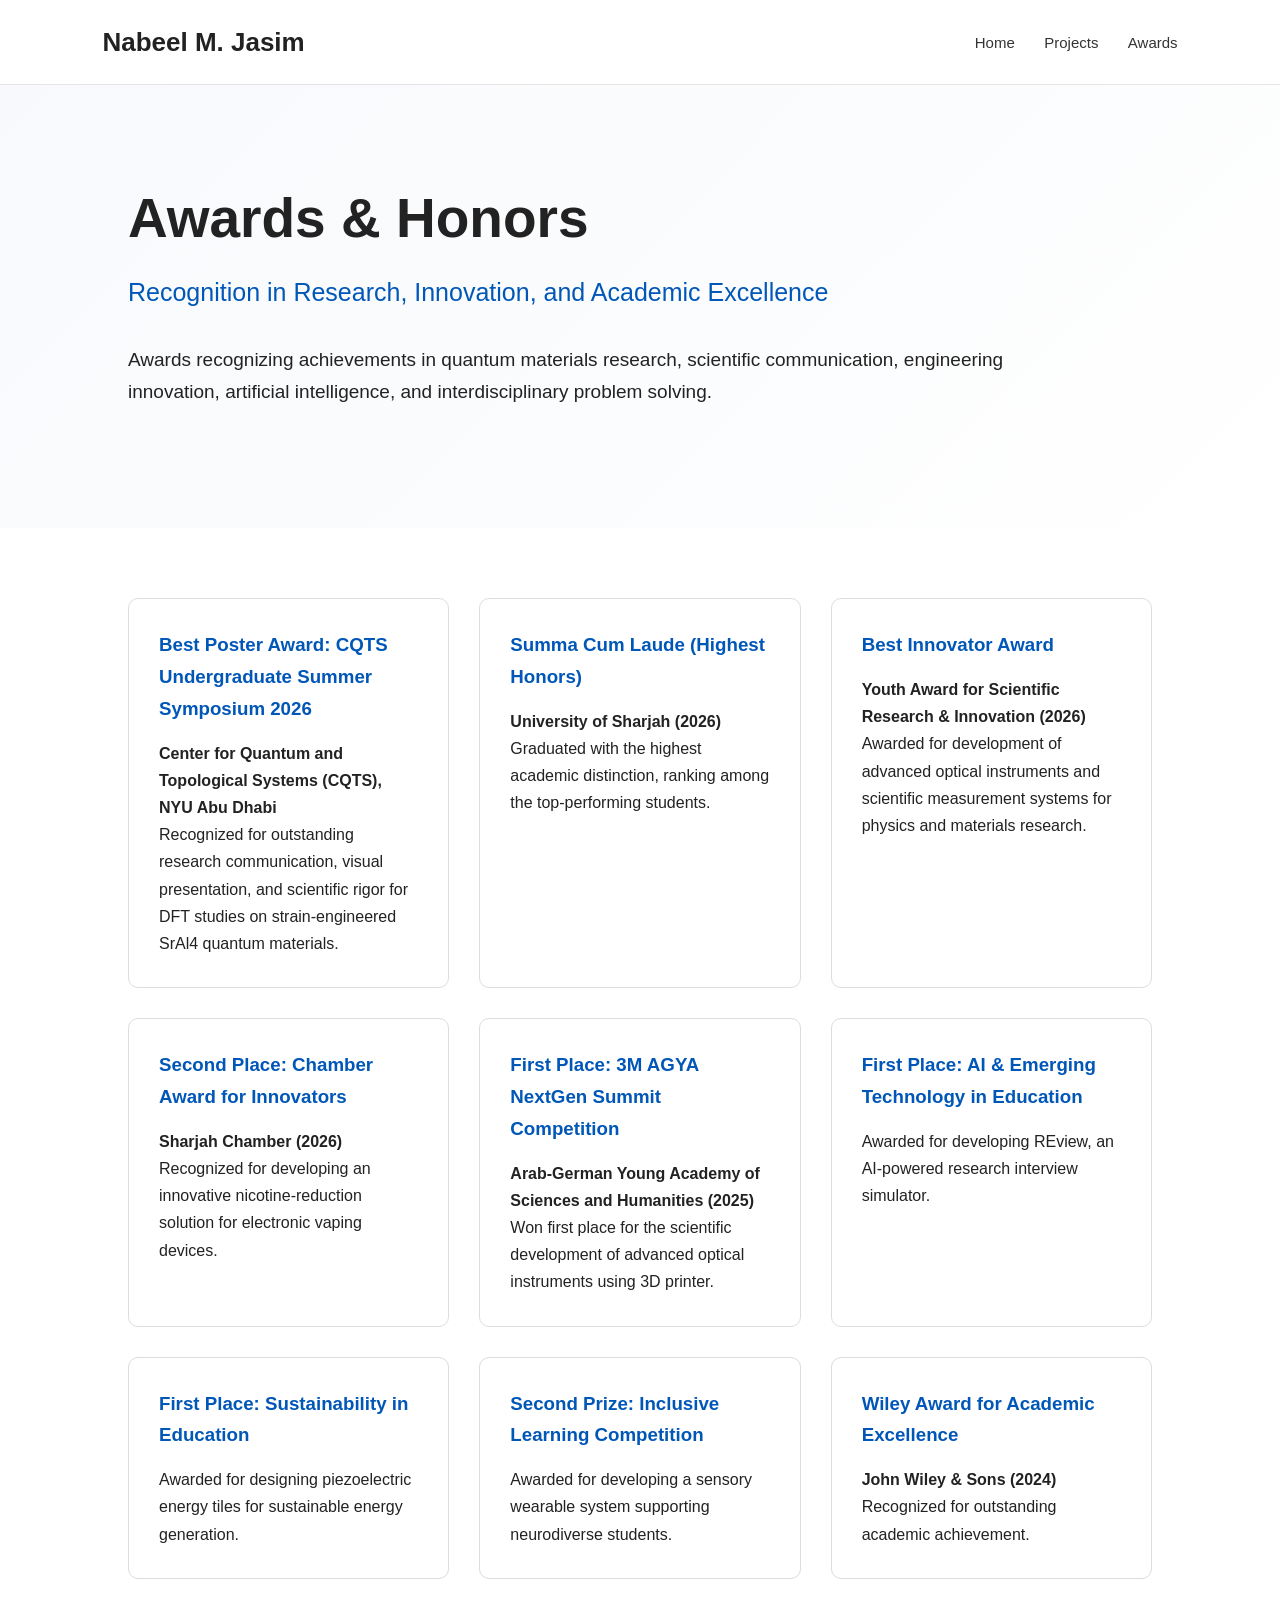
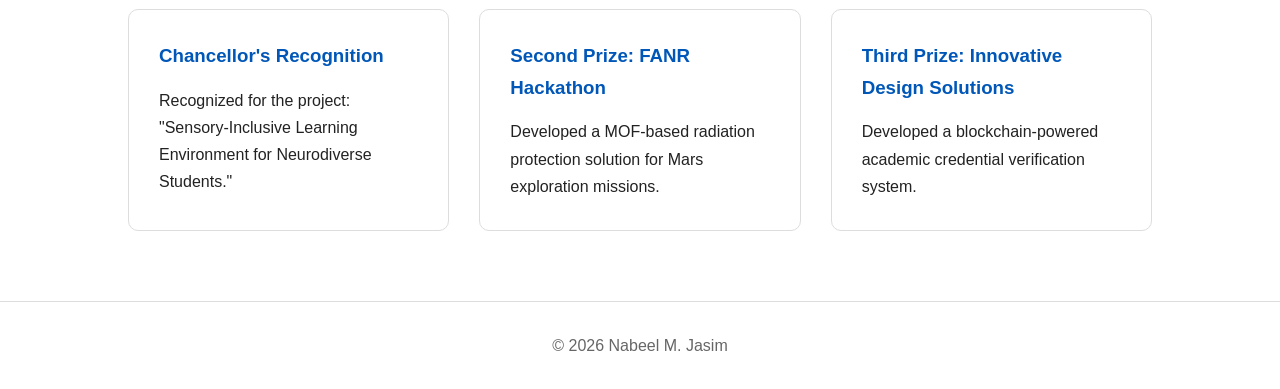
<file: awards.html>
<!DOCTYPE html>
<html lang="en">

<head>

<meta charset="UTF-8">
<meta name="viewport" content="width=device-width, initial-scale=1.0">

<title>Awards | Nabeel M. Jasim</title>

<link rel="stylesheet" href="assets/css/style.css">

</head>


<body>


<header>

<nav>

<h2>Nabeel M. Jasim</h2>

<div class="links">

<a href="index.html">Home</a>
<a href="projects.html">Projects</a>
<a href="awards.html">Awards</a>

</div>

</nav>

</header>





<section class="hero">

<div class="hero-text">

<h1>Awards & Honors</h1>

<h3>
Recognition in Research, Innovation, and Academic Excellence
</h3>

<p>
Awards recognizing achievements in quantum materials research,
scientific communication, engineering innovation, artificial
intelligence, and interdisciplinary problem solving.
</p>

</div>

</section>








<section>


<div class="cards">



<div class="card">

<h3>
Best Poster Award: CQTS Undergraduate Summer Symposium 2026
</h3>

<p>
<strong>Center for Quantum and Topological Systems (CQTS),
NYU Abu Dhabi</strong>
</p>

<p>
Recognized for outstanding research communication,
visual presentation, and scientific rigor for DFT studies
on strain-engineered SrAl4 quantum materials.
</p>

</div>






<div class="card">

<h3>
Summa Cum Laude (Highest Honors)
</h3>

<p>
<strong>University of Sharjah (2026)</strong>
</p>

<p>
Graduated with the highest academic distinction,
ranking among the top-performing students.
</p>

</div>







<div class="card">

<h3>
Best Innovator Award
</h3>

<p>
<strong>
Youth Award for Scientific Research & Innovation (2026)
</strong>
</p>

<p>
Awarded for development of advanced optical instruments
and scientific measurement systems for physics and
materials research.
</p>

</div>







<div class="card">

<h3>
Second Place: Chamber Award for Innovators
</h3>

<p>
<strong>
Sharjah Chamber (2026)
</strong>
</p>

<p>
Recognized for developing an innovative nicotine-reduction
solution for electronic vaping devices.
</p>

</div>





<div class="card">

<h3>
First Place: 3M AGYA NextGen Summit Competition
</h3>

<p>
<strong>
Arab-German Young Academy of Sciences and Humanities (2025)
</strong>
</p>

<p>
Won first place for the scientific development of advanced optical instruments using 3D printer.
</p>

</div>







<div class="card">

<h3>
First Place: AI & Emerging Technology in Education
</h3>

<p>
Awarded for developing REview,
an AI-powered research interview simulator.
</p>

</div>







<div class="card">

<h3>
First Place: Sustainability in Education
</h3>

<p>
Awarded for designing piezoelectric energy tiles
for sustainable energy generation.
</p>

</div>







<div class="card">

<h3>
Second Prize: Inclusive Learning Competition
</h3>

<p>
Awarded for developing a sensory wearable system
supporting neurodiverse students.
</p>

</div>







<div class="card">

<h3>
Wiley Award for Academic Excellence
</h3>

<p>
<strong>
John Wiley & Sons (2024)
</strong>
</p>

<p>
Recognized for outstanding academic achievement.
</p>

</div>







<div class="card">

<h3>
Chancellor's Recognition
</h3>

<p>
Recognized for the project:
"Sensory-Inclusive Learning Environment for Neurodiverse Students."
</p>

</div>







<div class="card">

<h3>
Second Prize: FANR Hackathon
</h3>

<p>
Developed a MOF-based radiation protection solution
for Mars exploration missions.
</p>

</div>







<div class="card">

<h3>
Third Prize: Innovative Design Solutions
</h3>

<p>
Developed a blockchain-powered academic credential
verification system.
</p>

</div>







</div>


</section>





<footer>

<p>
© 2026 Nabeel M. Jasim
</p>

</footer>


</body>

</html>
</file>
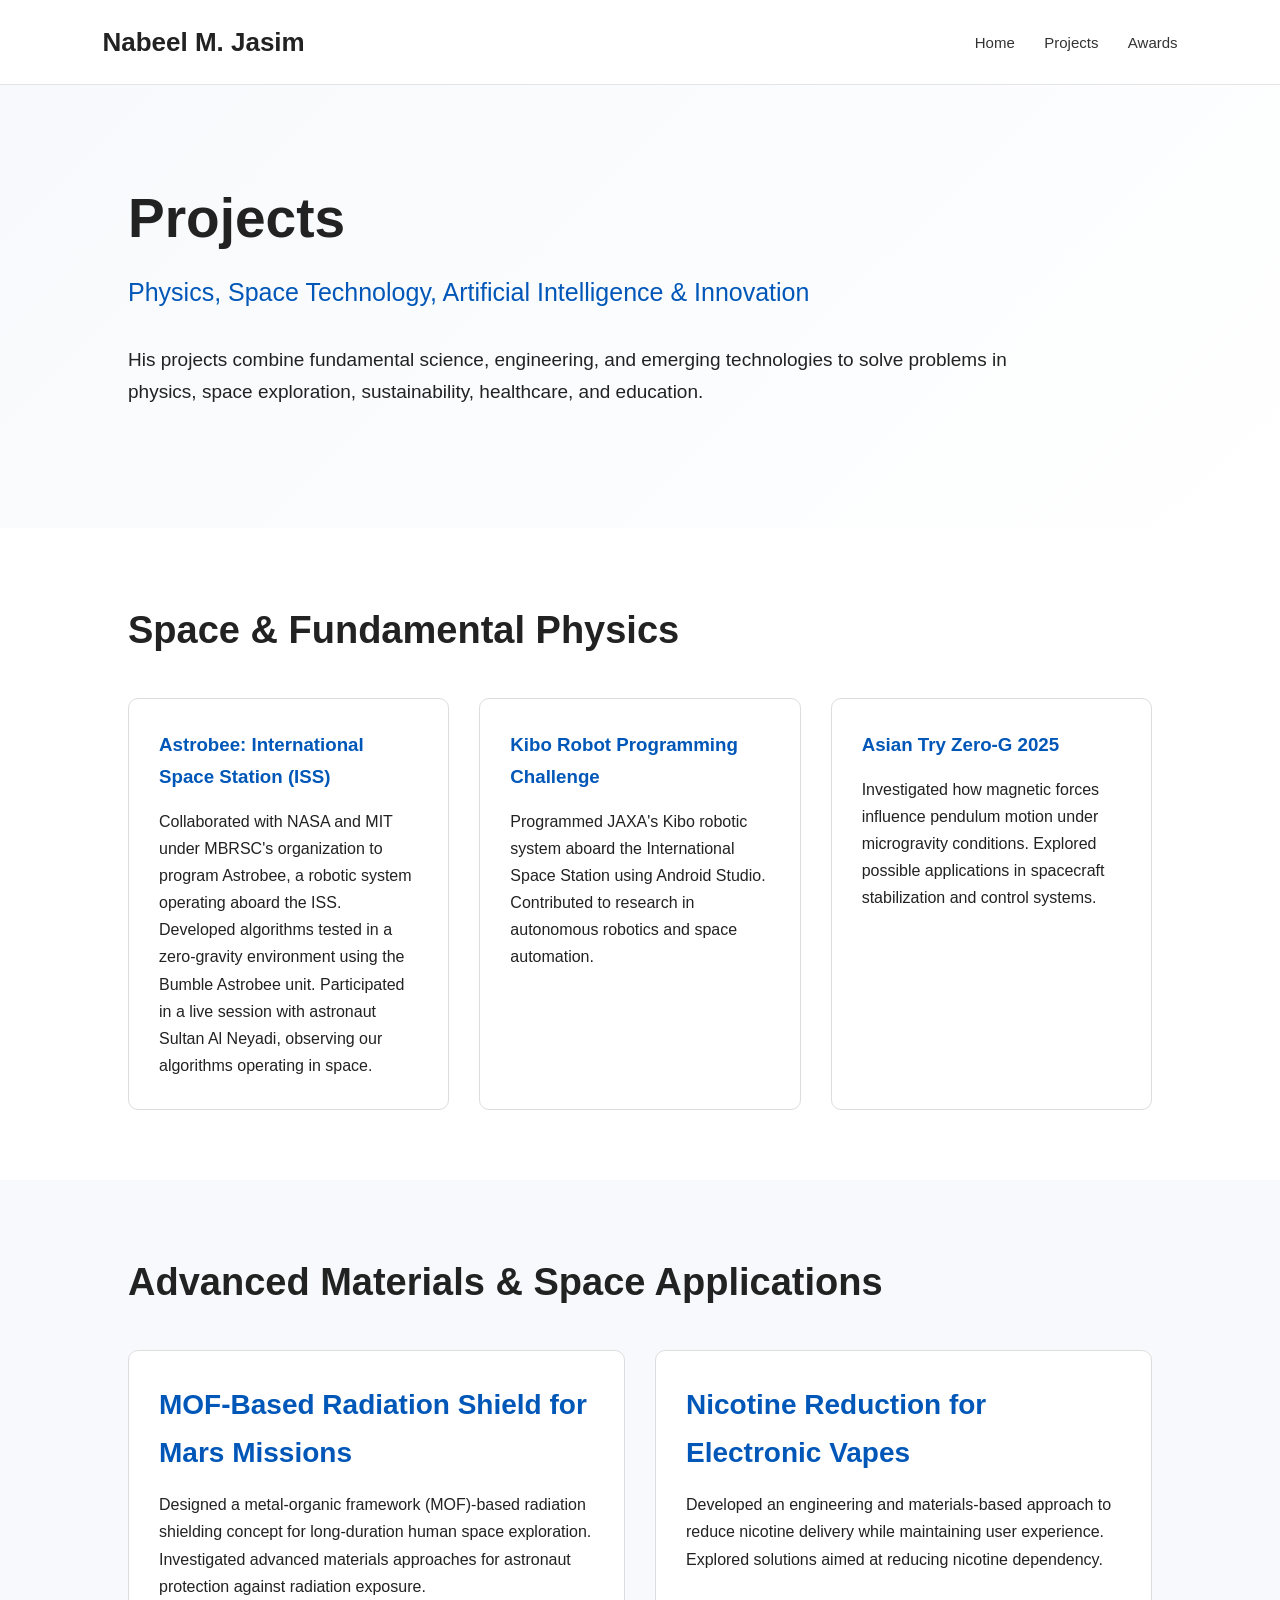
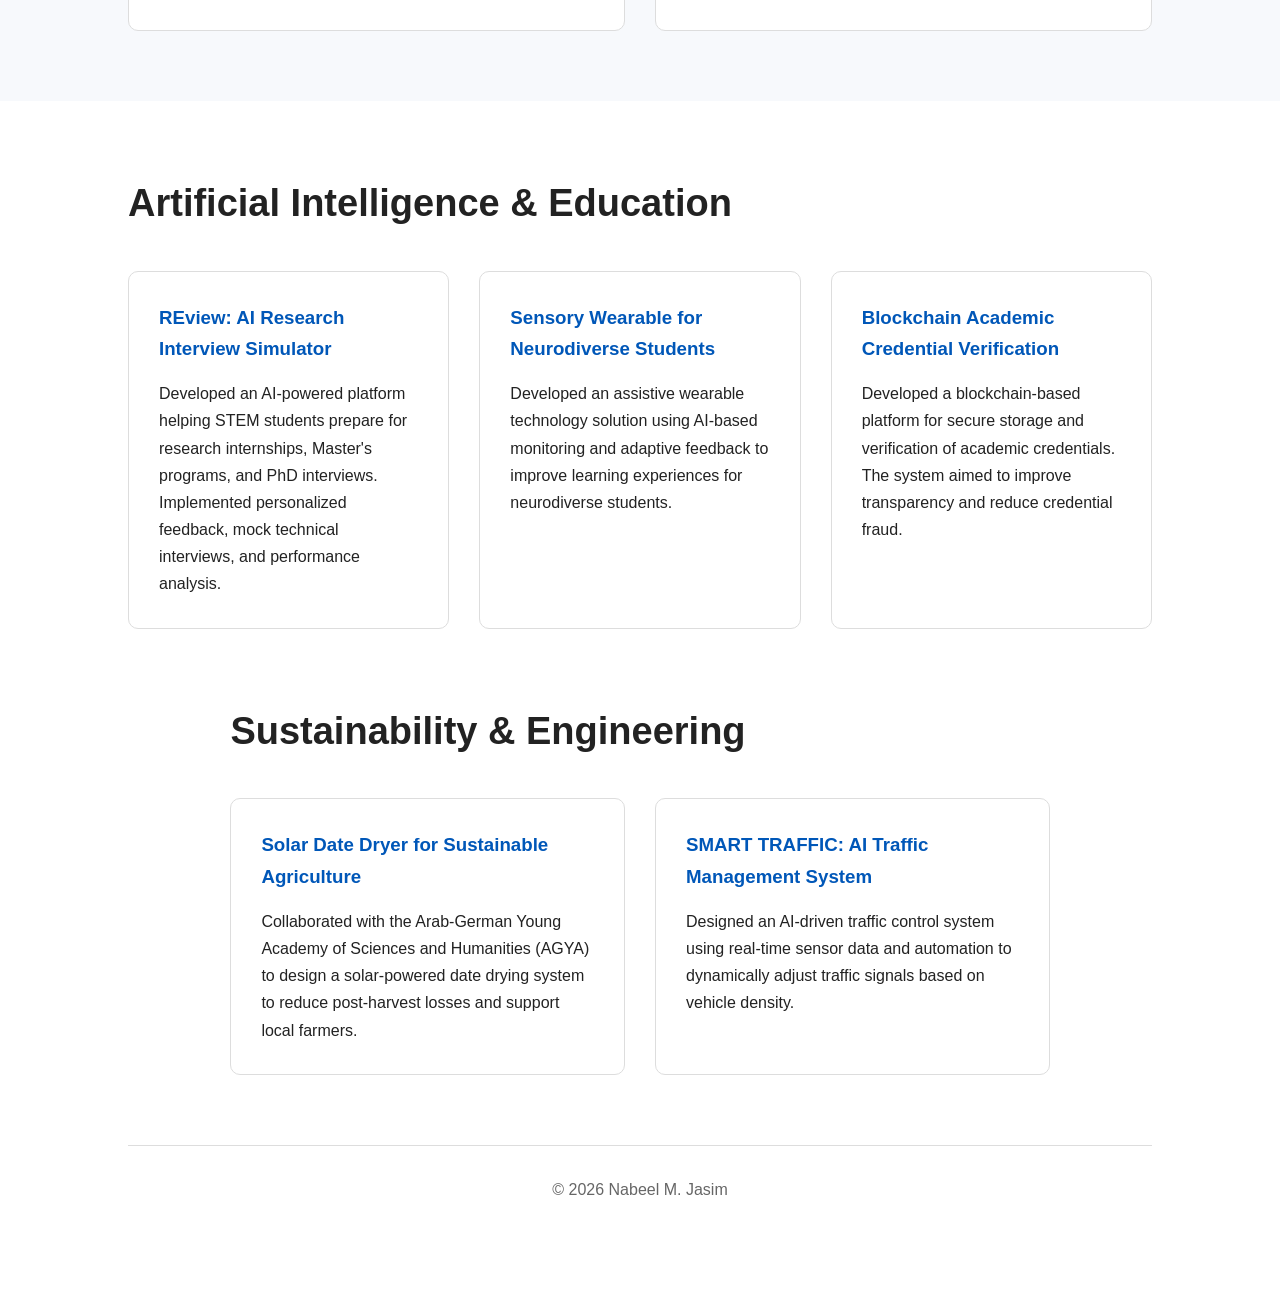
<file: projects.html>
<!DOCTYPE html>
<html lang="en">

<head>

<meta charset="UTF-8">
<meta name="viewport" content="width=device-width, initial-scale=1.0">

<title>Projects | Nabeel M. Jasim</title>

<link rel="stylesheet" href="assets/css/style.css">

</head>


<body>


<header>

<nav>

<h2>Nabeel M. Jasim</h2>

<div class="links">

<a href="index.html">Home</a>
<a href="projects.html">Projects</a>
<a href="awards.html">Awards</a>

</div>

</nav>

</header>





<section class="hero">

<div class="hero-text">

<h1>Projects</h1>

<h3>
Physics, Space Technology, Artificial Intelligence & Innovation
</h3>


<p>

His projects combine fundamental science, engineering,
and emerging technologies to solve problems in physics,
space exploration, sustainability, healthcare, and education.

</p>


</div>

</section>







<section>


<h2>Space & Fundamental Physics</h2>


<div class="cards">



<div class="card">

<h3>
Astrobee: International Space Station (ISS)
</h3>


<p>

Collaborated with NASA and MIT under MBRSC's organization
to program Astrobee, a robotic system operating aboard the ISS.

Developed algorithms tested in a zero-gravity environment
using the Bumble Astrobee unit.

Participated in a live session with astronaut Sultan Al Neyadi,
observing our algorithms operating in space.

</p>



</div>






<div class="card">


<h3>
Kibo Robot Programming Challenge
</h3>


<p>

Programmed JAXA's Kibo robotic system aboard the International
Space Station using Android Studio.

Contributed to research in autonomous robotics and
space automation.

</p>



</div>






<div class="card">


<h3>
Asian Try Zero-G 2025
</h3>


<p>

Investigated how magnetic forces influence pendulum motion
under microgravity conditions.

Explored possible applications in spacecraft stabilization
and control systems.

</p>


</div>



</div>


</section>









<section class="publication">


<h2>
Advanced Materials & Space Applications
</h2>



<div class="cards">



<div class="card">


<h3>
MOF-Based Radiation Shield for Mars Missions
</h3>


<p>

Designed a metal-organic framework (MOF)-based radiation
shielding concept for long-duration human space exploration.

Investigated advanced materials approaches for astronaut
protection against radiation exposure.

</p>




</div>





<div class="card">


<h3>
Nicotine Reduction for Electronic Vapes
</h3>


<p>

Developed an engineering and materials-based approach to
reduce nicotine delivery while maintaining user experience.

Explored solutions aimed at reducing nicotine dependency.

</p>




</div>




</div>


</section>









<section>


<h2>
Artificial Intelligence & Education
</h2>



<div class="cards">



<div class="card">


<h3>
REview: AI Research Interview Simulator
</h3>


<p>

Developed an AI-powered platform helping STEM students
prepare for research internships, Master's programs,
and PhD interviews.

Implemented personalized feedback,
mock technical interviews, and performance analysis.

</p>



</div>






<div class="card">


<h3>
Sensory Wearable for Neurodiverse Students
</h3>


<p>

Developed an assistive wearable technology solution using
AI-based monitoring and adaptive feedback to improve
learning experiences for neurodiverse students.



</div>




<div class="card">


<h3>
Blockchain Academic Credential Verification
</h3>


<p>

Developed a blockchain-based platform for secure storage
and verification of academic credentials.

The system aimed to improve transparency and reduce
credential fraud.

</p>


</div>




</div>


<section>
  <h2>Sustainability & Engineering</h2>
  <div class="cards">

    <div class="card">
      <h3>Solar Date Dryer for Sustainable Agriculture</h3>
      <p>
        Collaborated with the Arab-German Young Academy of Sciences and Humanities (AGYA) to design a solar-powered date drying system to reduce post-harvest losses and support local farmers.
      </p>
    </div>

    <div class="card">
      <h3>SMART TRAFFIC: AI Traffic Management System</h3>
      <p>
        Designed an AI-driven traffic control system using real-time sensor data and automation to dynamically adjust traffic signals based on vehicle density.
      </p>
    </div>

  </div>
</section>





<footer>

<p>
© 2026 Nabeel M. Jasim
</p>

</footer>


</body>

</html>
</file>
<file: assets/css/style.css>
/* =========================
   Nabeel M. Jasim Website
   Academic Research Theme
========================= */


* {
    margin: 0;
    padding: 0;
    box-sizing: border-box;
}


body {

    font-family: "Inter", "Helvetica Neue", Arial, sans-serif;

    line-height: 1.7;

    color: #222;

    background: #ffffff;

}



/* Navigation */

header {

    border-bottom: 1px solid #e5e5e5;

    padding: 20px 8%;

}


nav {

    display: flex;

    justify-content: space-between;

    align-items: center;

}


nav h2 {

    font-size: 26px;

    font-weight: 700;

}



.links a {

    margin-left: 25px;

    text-decoration: none;

    color: #333;

    font-size: 15px;

}



.links a:hover {

    color: #0057b8;

}



/* Hero Section */


.hero {

    padding: 100px 10%;

    background: linear-gradient(
        135deg,
        #f7f9fc,
        #ffffff
    );

}



.hero-text {

    max-width: 900px;

}



.hero h1 {

    font-size: 55px;

    line-height: 1.2;

    margin-bottom: 20px;

}



.hero h3 {

    font-size: 25px;

    font-weight: 400;

    color: #0057b8;

    margin-bottom: 30px;

}



.hero p {

    font-size: 19px;

    margin-bottom: 20px;

}




.button {

    display: inline-block;

    margin-top: 20px;

    padding: 12px 25px;

    background: #0057b8;

    color:white;

    text-decoration:none;

    border-radius:5px;

}



.button:hover {

    background:#003f82;

}



/* Sections */


section {

    padding:70px 10%;

}



section h2 {

    font-size:38px;

    margin-bottom:35px;

}




/* Research Cards */


.cards {

    display:grid;

    grid-template-columns:
    repeat(auto-fit,minmax(260px,1fr));

    gap:30px;

}



.card {

    padding:30px;

    border:1px solid #ddd;

    border-radius:10px;

    background:white;

    transition:0.3s;

}



.card:hover {

    transform:translateY(-5px);

    box-shadow:0 10px 25px rgba(0,0,0,0.08);

}



.card h3 {

    margin-bottom:15px;

    color:#0057b8;

}



/* Publication */


.publication {

    background:#f7f9fc;

}



.publication h3 {

    font-size:28px;

    margin-bottom:15px;

}



/* Contact */


.contact a {

    color:#0057b8;

    text-decoration:none;

}



.contact a:hover {

    text-decoration:underline;

}



/* Footer */


footer {

    text-align:center;

    padding:30px;

    border-top:1px solid #ddd;

    color:#666;

}



/* Mobile */


@media(max-width:800px){


nav {

    flex-direction:column;

}


.links {

    margin-top:20px;

}


.hero h1 {

    font-size:38px;

}


.hero h3 {

    font-size:20px;

}


}
</file>
